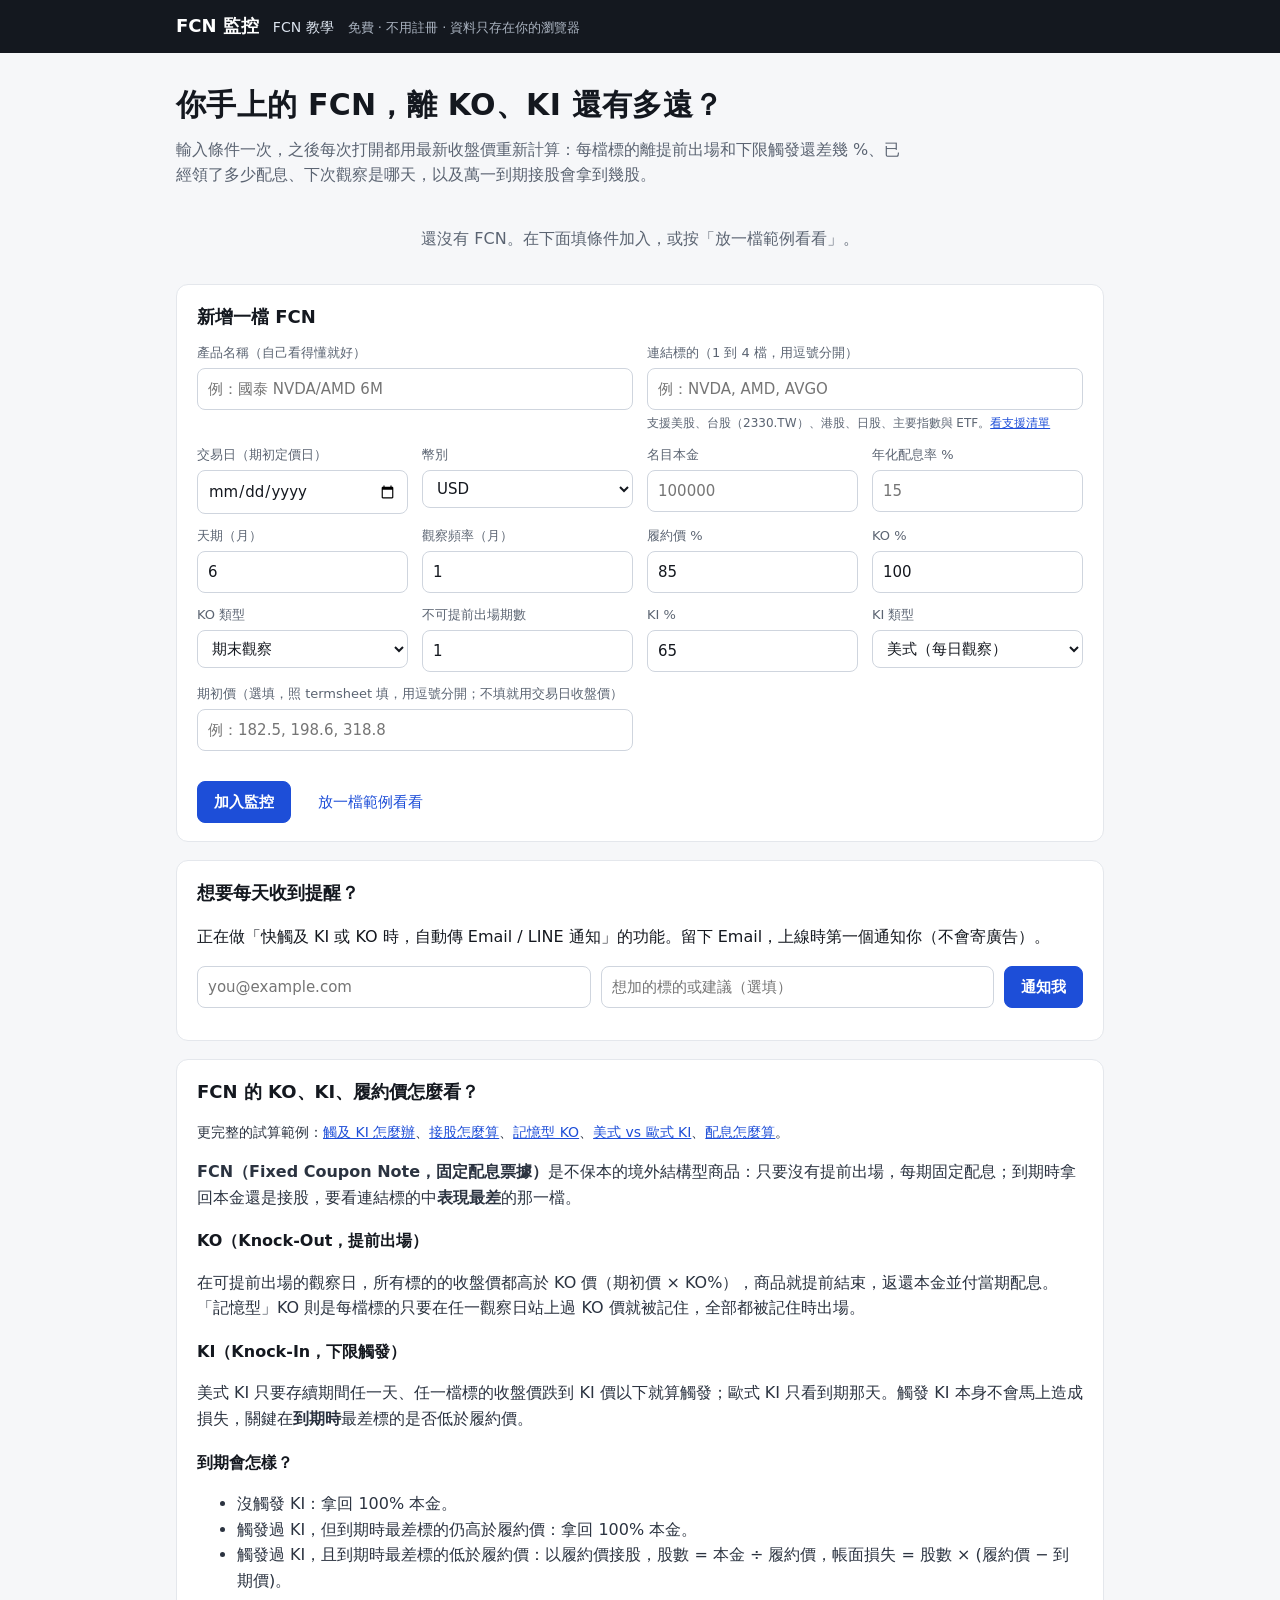
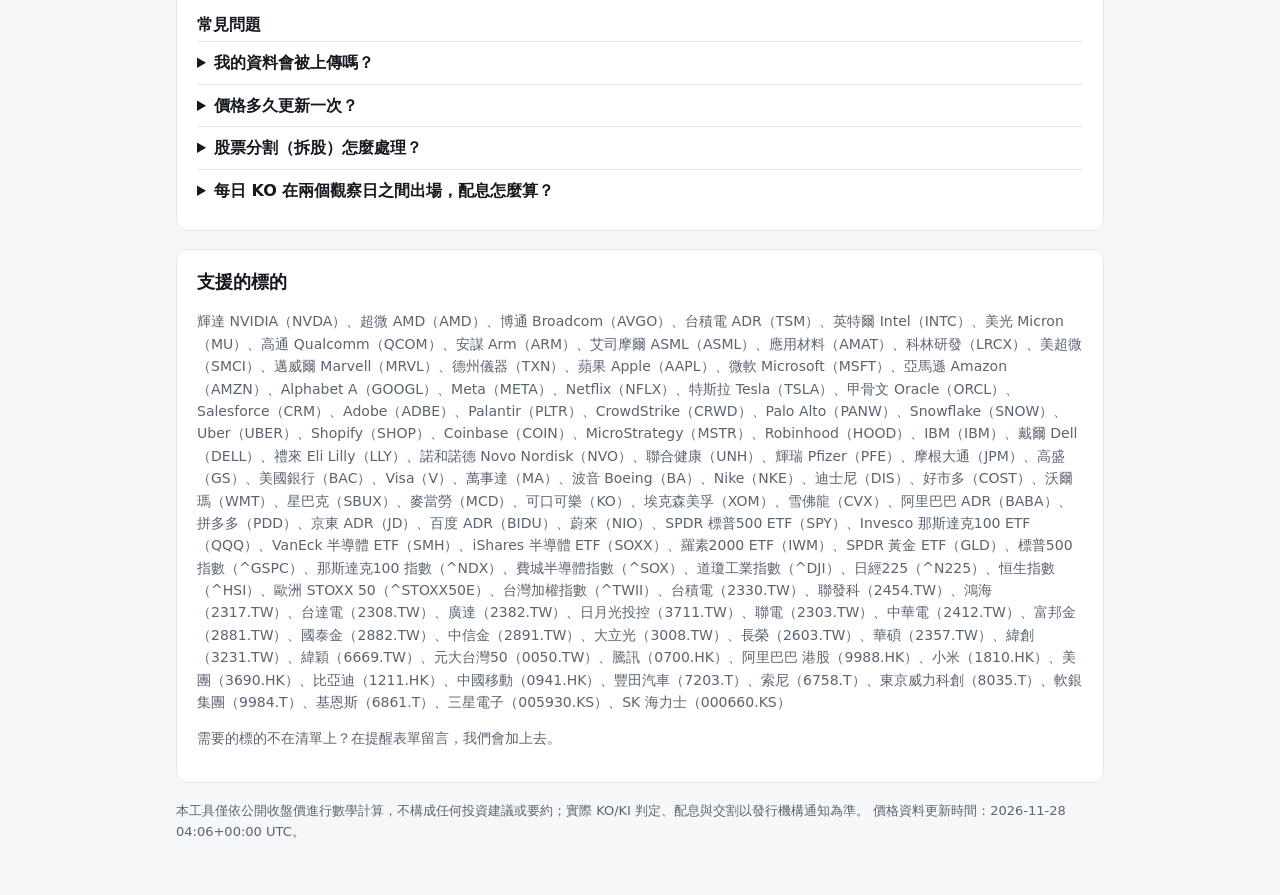
<file: index.html>
<!doctype html>
<html lang="zh-Hant-TW">
<head>
<meta charset="utf-8">
<meta name="viewport" content="width=device-width, initial-scale=1">
<title>FCN 監控｜追蹤你持有的結構型商品離 KO、KI 還有多遠</title>
<meta name="description" content="免費的 FCN 持有監控工具：輸入你手上 FCN 的條件，每天自動用最新收盤價計算各標的距離提前出場（KO）與下限觸發（KI）的幅度、已領配息、下次觀察日與到期可能的接股數量。資料只存在你的瀏覽器。">
<link rel="stylesheet" href="styles.css">
<script type="module" src="app.js"></script>
</head>
<body>
<header class="top">
  <div class="wrap">
    <a class="brand" href="./">FCN 監控</a>
    <a class="navlink" href="learn/">FCN 教學</a>
    <span class="tag">免費 · 不用註冊 · 資料只存在你的瀏覽器</span>
  </div>
</header>

<main class="wrap">
  <section class="hero">
    <h1>你手上的 FCN，離 KO、KI 還有多遠？</h1>
    <p>輸入條件一次，之後每次打開都用最新收盤價重新計算：每檔標的離提前出場和下限觸發還差幾 %、已經領了多少配息、下次觀察是哪天，以及萬一到期接股會拿到幾股。</p>
  </section>

  <section id="notes" aria-live="polite"></section>

  <section class="panel" id="form-panel">
    <h2 id="form-title">新增一檔 FCN</h2>
    <form id="note-form" autocomplete="off">
      <div class="grid">
        <label class="wide">產品名稱（自己看得懂就好）
          <input name="name" required placeholder="例：國泰 NVDA/AMD 6M">
        </label>
        <label class="wide">連結標的（1 到 4 檔，用逗號分開）
          <input name="underlyings" required list="universe" placeholder="例：NVDA, AMD, AVGO">
          <small>支援美股、台股（2330.TW）、港股、日股、主要指數與 ETF。<a href="#universe-list">看支援清單</a></small>
        </label>
        <label>交易日（期初定價日）<input name="tradeDate" type="date" required></label>
        <label>幣別
          <select name="currency"><option>USD</option><option>TWD</option><option>HKD</option><option>JPY</option><option>EUR</option></select>
        </label>
        <label>名目本金<input name="notional" type="number" min="1" step="any" required placeholder="100000"></label>
        <label>年化配息率 %<input name="couponPa" type="number" step="any" min="0" required placeholder="15"></label>
        <label>天期（月）<input name="tenorMonths" type="number" min="1" required value="6"></label>
        <label>觀察頻率（月）<input name="obsPeriodMonths" type="number" min="1" required value="1"></label>
        <label>履約價 %<input name="strikePct" type="number" step="any" required value="85"></label>
        <label>KO %<input name="koPct" type="number" step="any" required value="100"></label>
        <label>KO 類型
          <select name="koType">
            <option value="period_end">期末觀察</option><option value="period_end_memory">期末記憶</option>
            <option value="daily">每日觀察</option><option value="daily_memory">每日記憶</option>
          </select>
        </label>
        <label>不可提前出場期數<input name="nonCallPeriods" type="number" min="0" value="1"></label>
        <label>KI %<input name="kiPct" type="number" step="any" value="65"></label>
        <label>KI 類型
          <select name="kiType"><option value="american">美式（每日觀察）</option><option value="european">歐式（到期觀察）</option><option value="none">無 KI</option></select>
        </label>
        <label class="wide">期初價（選填，照 termsheet 填，用逗號分開；不填就用交易日收盤價）
          <input name="initialSpots" placeholder="例：182.5, 198.6, 318.8">
        </label>
      </div>
      <p class="err" id="form-err" role="alert"></p>
      <div class="actions">
        <button type="submit" class="primary" id="submit-btn">加入監控</button>
        <button type="button" id="cancel-edit" hidden>取消編輯</button>
        <button type="button" id="load-example" class="ghost">放一檔範例看看</button>
      </div>
    </form>
    <datalist id="universe"></datalist>
  </section>

  <section class="panel" id="alerts">
    <h2>想要每天收到提醒？</h2>
    <p>正在做「快觸及 KI 或 KO 時，自動傳 Email / LINE 通知」的功能。留下 Email，上線時第一個通知你（不會寄廣告）。</p>
    <form id="waitlist" class="row">
      <input type="email" name="email" required placeholder="you@example.com" aria-label="Email">
      <input name="note" maxlength="500" placeholder="想加的標的或建議（選填）" aria-label="備註">
      <button class="primary">通知我</button>
    </form>
    <p class="hint" id="waitlist-msg"></p>
  </section>

  <article class="panel prose" id="learn">
    <h2>FCN 的 KO、KI、履約價怎麼看？</h2>
    <p class="hint">更完整的試算範例：<a href="learn/fcn-ki/">觸及 KI 怎麼辦</a>、<a href="learn/fcn-jie-gu/">接股怎麼算</a>、<a href="learn/fcn-memory-ko/">記憶型 KO</a>、<a href="learn/fcn-american-european-ki/">美式 vs 歐式 KI</a>、<a href="learn/fcn-coupon/">配息怎麼算</a>。</p>
    <p><b>FCN（Fixed Coupon Note，固定配息票據）</b>是不保本的境外結構型商品：只要沒有提前出場，每期固定配息；到期時拿回本金還是接股，要看連結標的中<b>表現最差</b>的那一檔。</p>
    <h3>KO（Knock-Out，提前出場）</h3>
    <p>在可提前出場的觀察日，所有標的的收盤價都高於 KO 價（期初價 × KO%），商品就提前結束，返還本金並付當期配息。「記憶型」KO 則是每檔標的只要在任一觀察日站上過 KO 價就被記住，全部都被記住時出場。</p>
    <h3>KI（Knock-In，下限觸發）</h3>
    <p>美式 KI 只要存續期間任一天、任一檔標的收盤價跌到 KI 價以下就算觸發；歐式 KI 只看到期那天。觸發 KI 本身不會馬上造成損失，關鍵在<b>到期時</b>最差標的是否低於履約價。</p>
    <h3>到期會怎樣？</h3>
    <ul>
      <li>沒觸發 KI：拿回 100% 本金。</li>
      <li>觸發過 KI，但到期時最差標的仍高於履約價：拿回 100% 本金。</li>
      <li>觸發過 KI，且到期時最差標的低於履約價：以履約價接股，股數 = 本金 ÷ 履約價，帳面損失 = 股數 × (履約價 − 到期價)。</li>
    </ul>
    <h3>常見問題</h3>
    <details><summary>我的資料會被上傳嗎？</summary><p>不會。你輸入的條件只存在這台裝置的瀏覽器（localStorage），網站只下載公開的收盤價。</p></details>
    <details><summary>價格多久更新一次？</summary><p>每個交易日收盤後更新一次，來源為 Yahoo Finance 的日收盤價，可能有延遲或錯誤，正式結果請以發行機構通知為準。</p></details>
    <details><summary>股票分割（拆股）怎麼處理？</summary><p>價格資料已依分割調整。如果你手動填了 termsheet 上的期初價，交易日之後若有分割，本工具會自動把期初價等比例換算。</p></details>
    <details><summary>每日 KO 在兩個觀察日之間出場，配息怎麼算？</summary><p>各發行機構規定不同，本工具在這種情況不計當期配息，請以你的 termsheet 為準。</p></details>
  </article>

  <section class="panel" id="universe-list">
    <h2>支援的標的</h2>
    <p class="hint" id="universe-text"></p>
    <p class="hint">需要的標的不在清單上？在提醒表單留言，我們會加上去。</p>
  </section>
</main>

<footer class="wrap foot">
  <p>本工具僅依公開收盤價進行數學計算，不構成任何投資建議或要約；實際 KO/KI 判定、配息與交割以發行機構通知為準。<span id="data-updated"></span></p>
</footer>
</body>
</html>
</file>
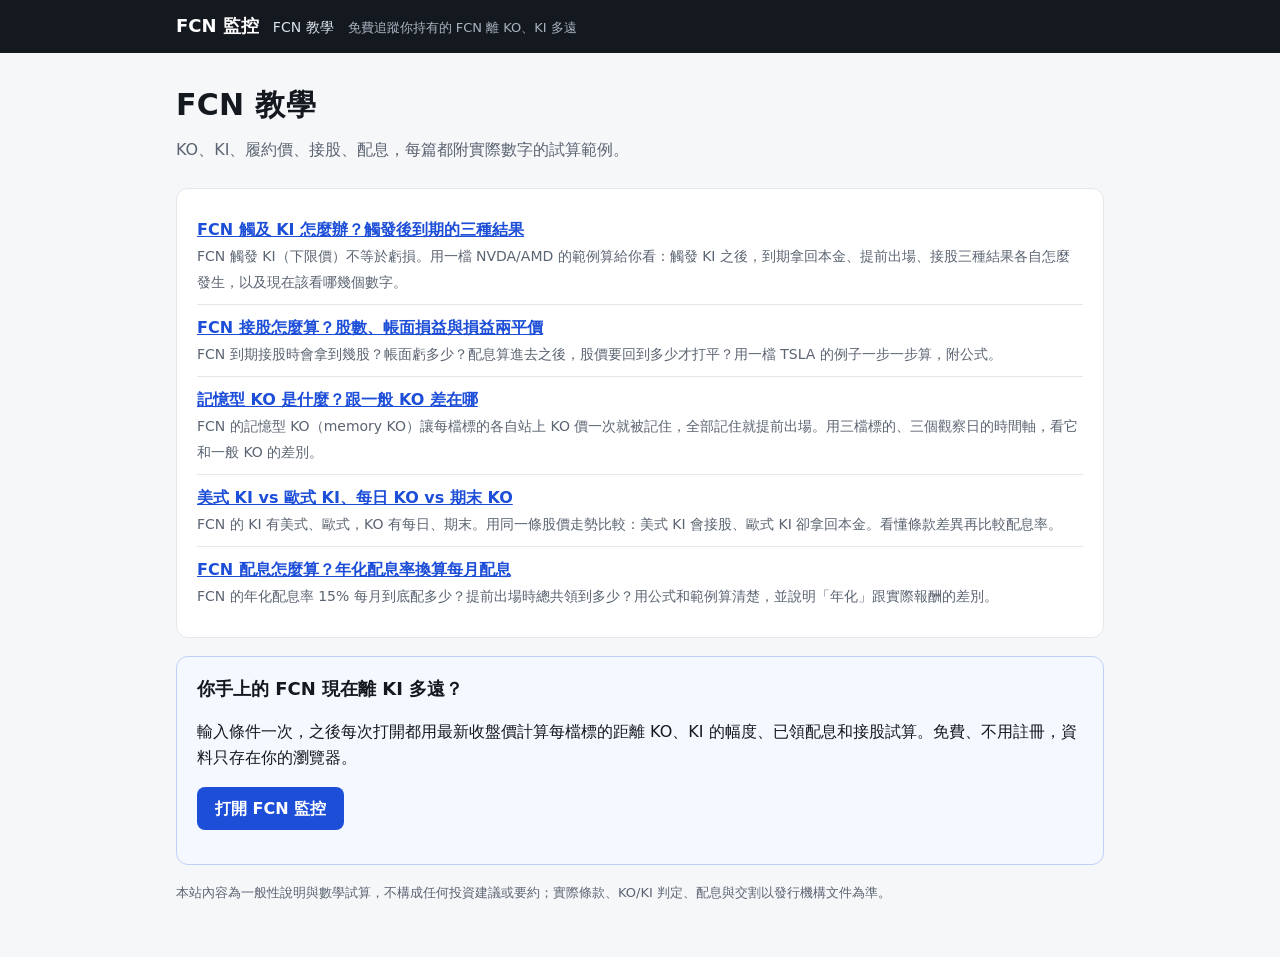
<file: learn/index.html>
<!doctype html>
<html lang="zh-Hant-TW">
<head>
<meta charset="utf-8">
<meta name="viewport" content="width=device-width, initial-scale=1">
<title>FCN 教學：KO、KI、接股與配息一次看懂｜FCN 監控</title>
<meta name="description" content="FCN 結構型商品教學：KO、KI、記憶型 KO、接股與配息的算法，每篇附試算範例。">
<link rel="canonical" href="https://marcuschen1029.github.io/fcn-watch/learn/">
<meta property="og:title" content="FCN 教學：KO、KI、接股與配息一次看懂">
<meta property="og:description" content="FCN 結構型商品教學：KO、KI、記憶型 KO、接股與配息的算法，每篇附試算範例。">
<meta property="og:type" content="article">
<link rel="stylesheet" href="../styles.css">
<script type="application/ld+json">{"@context": "https://schema.org", "@type": "CollectionPage", "name": "FCN 教學", "inLanguage": "zh-TW"}</script>
</head>
<body>
<header class="top"><div class="wrap">
  <a class="brand" href="../">FCN 監控</a>
  <a class="navlink" href="../learn/">FCN 教學</a>
  <span class="tag">免費追蹤你持有的 FCN 離 KO、KI 多遠</span>
</div></header>
<main class="wrap">
<section class="hero"><h1>FCN 教學</h1>
<p>KO、KI、履約價、接股、配息，每篇都附實際數字的試算範例。</p></section>
<section class="panel"><ul class="toc"><li><a href="fcn-ki/"><b>FCN 觸及 KI 怎麼辦？觸發後到期的三種結果</b></a><br><span class="hint">FCN 觸發 KI（下限價）不等於虧損。用一檔 NVDA/AMD 的範例算給你看：觸發 KI 之後，到期拿回本金、提前出場、接股三種結果各自怎麼發生，以及現在該看哪幾個數字。</span></li><li><a href="fcn-jie-gu/"><b>FCN 接股怎麼算？股數、帳面損益與損益兩平價</b></a><br><span class="hint">FCN 到期接股時會拿到幾股？帳面虧多少？配息算進去之後，股價要回到多少才打平？用一檔 TSLA 的例子一步一步算，附公式。</span></li><li><a href="fcn-memory-ko/"><b>記憶型 KO 是什麼？跟一般 KO 差在哪</b></a><br><span class="hint">FCN 的記憶型 KO（memory KO）讓每檔標的各自站上 KO 價一次就被記住，全部記住就提前出場。用三檔標的、三個觀察日的時間軸，看它和一般 KO 的差別。</span></li><li><a href="fcn-american-european-ki/"><b>美式 KI vs 歐式 KI、每日 KO vs 期末 KO</b></a><br><span class="hint">FCN 的 KI 有美式、歐式，KO 有每日、期末。用同一條股價走勢比較：美式 KI 會接股、歐式 KI 卻拿回本金。看懂條款差異再比較配息率。</span></li><li><a href="fcn-coupon/"><b>FCN 配息怎麼算？年化配息率換算每月配息</b></a><br><span class="hint">FCN 的年化配息率 15% 每月到底配多少？提前出場時總共領到多少？用公式和範例算清楚，並說明「年化」跟實際報酬的差別。</span></li></ul></section>
<aside class="panel cta"><h2>你手上的 FCN 現在離 KI 多遠？</h2>
<p>輸入條件一次，之後每次打開都用最新收盤價計算每檔標的距離 KO、KI 的幅度、已領配息和接股試算。免費、不用註冊，資料只存在你的瀏覽器。</p>
<p><a class="button primary" href="../">打開 FCN 監控</a></p></aside>
</main>
<footer class="wrap foot"><p>本站內容為一般性說明與數學試算，不構成任何投資建議或要約；實際條款、KO/KI 判定、配息與交割以發行機構文件為準。</p></footer>
</body>
</html>
</file>
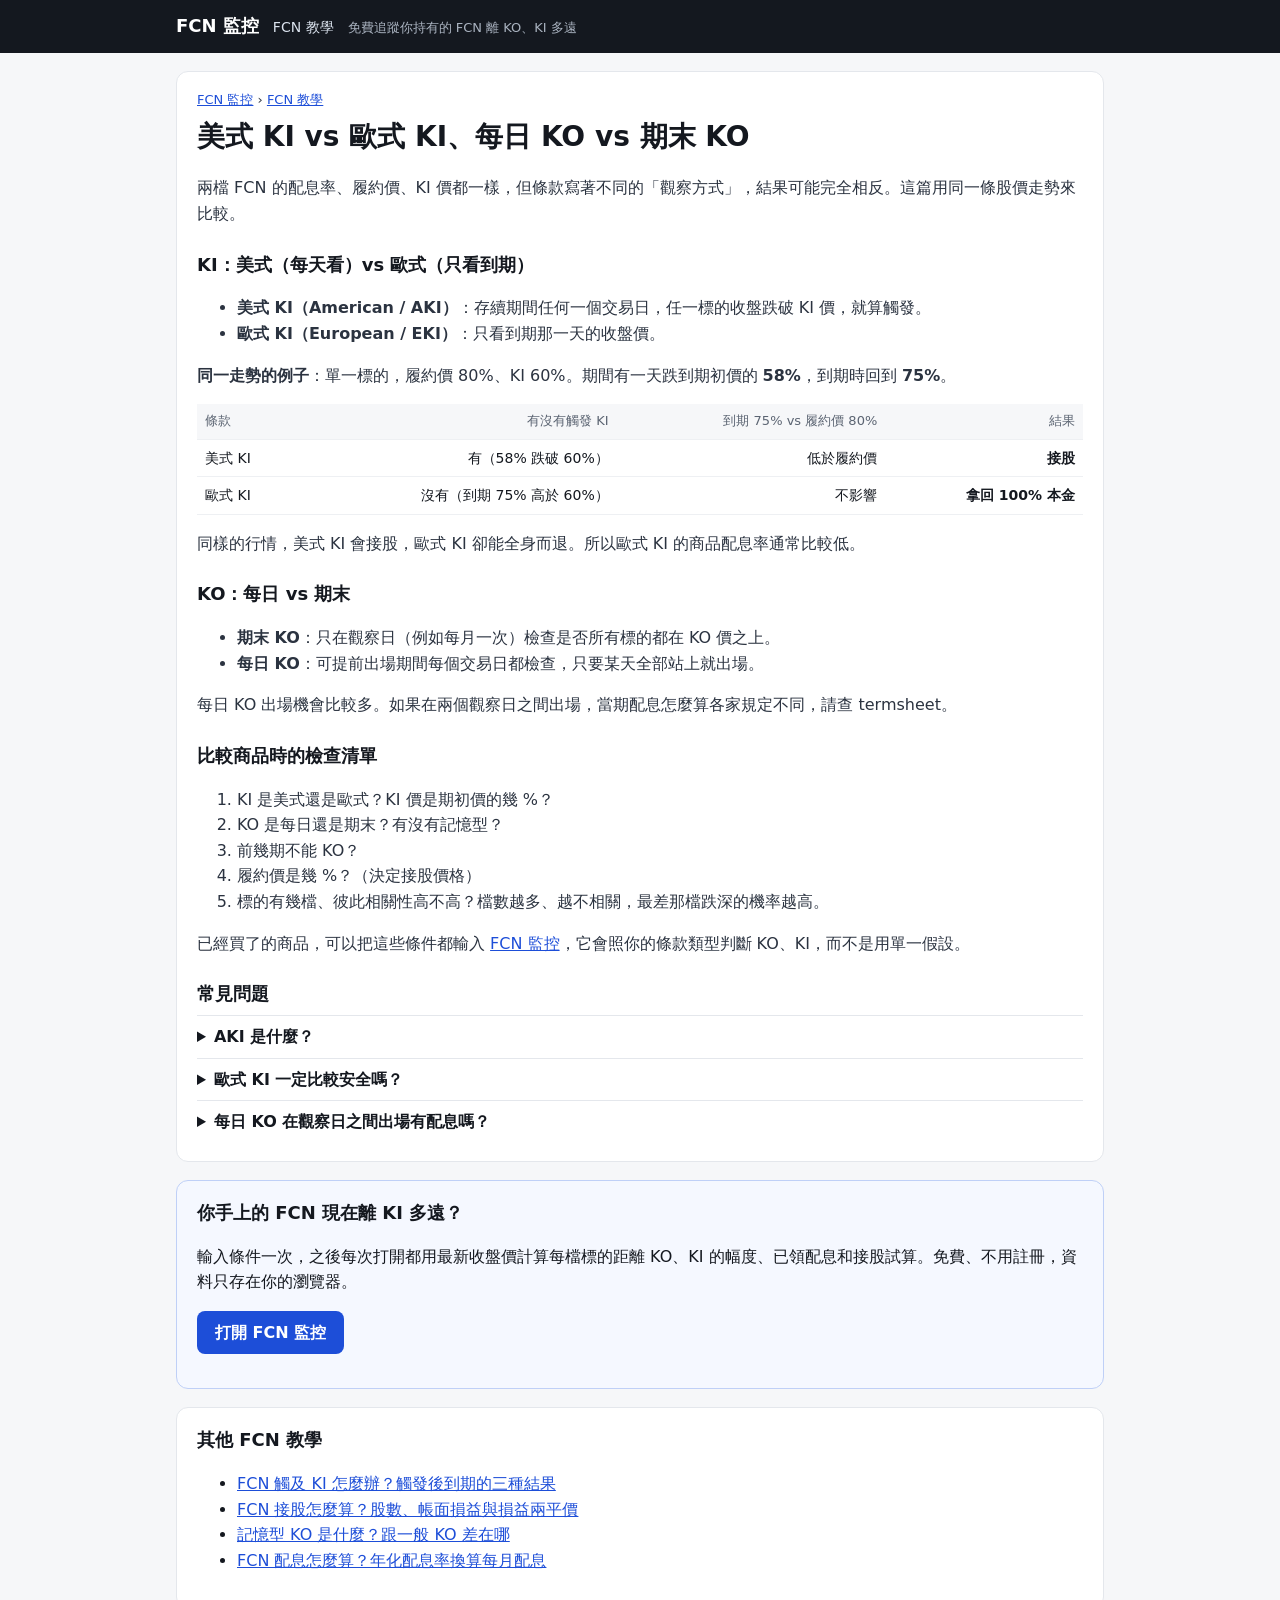
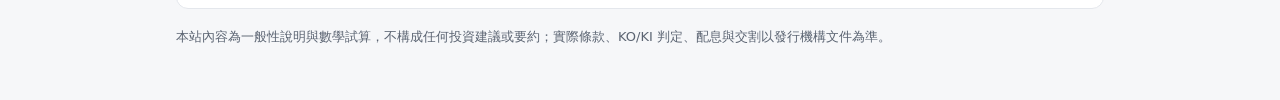
<file: learn/fcn-american-european-ki/index.html>
<!doctype html>
<html lang="zh-Hant-TW">
<head>
<meta charset="utf-8">
<meta name="viewport" content="width=device-width, initial-scale=1">
<title>美式 KI vs 歐式 KI、每日 KO vs 期末 KO：同一走勢結果差很多｜FCN 監控</title>
<meta name="description" content="FCN 的 KI 有美式、歐式，KO 有每日、期末。用同一條股價走勢比較：美式 KI 會接股、歐式 KI 卻拿回本金。看懂條款差異再比較配息率。">
<link rel="canonical" href="https://marcuschen1029.github.io/fcn-watch/learn/fcn-american-european-ki/">
<meta property="og:title" content="美式 KI vs 歐式 KI、每日 KO vs 期末 KO：同一走勢結果差很多">
<meta property="og:description" content="FCN 的 KI 有美式、歐式，KO 有每日、期末。用同一條股價走勢比較：美式 KI 會接股、歐式 KI 卻拿回本金。看懂條款差異再比較配息率。">
<meta property="og:type" content="article">
<link rel="stylesheet" href="../../styles.css">
<script type="application/ld+json">[{"@context": "https://schema.org", "@type": "Article", "headline": "美式 KI vs 歐式 KI、每日 KO vs 期末 KO：同一走勢結果差很多", "description": "FCN 的 KI 有美式、歐式，KO 有每日、期末。用同一條股價走勢比較：美式 KI 會接股、歐式 KI 卻拿回本金。看懂條款差異再比較配息率。", "inLanguage": "zh-TW", "dateModified": "2026-11-26", "mainEntityOfPage": "https://marcuschen1029.github.io/fcn-watch/learn/fcn-american-european-ki/"}, {"@context": "https://schema.org", "@type": "FAQPage", "mainEntity": [{"@type": "Question", "name": "AKI 是什麼？", "acceptedAnswer": {"@type": "Answer", "text": "AKI 是 American Knock-In，也就是美式 KI，存續期間每天觀察，任一天跌破 KI 價就算觸發。"}}, {"@type": "Question", "name": "歐式 KI 一定比較安全嗎？", "acceptedAnswer": {"@type": "Answer", "text": "在相同 KI 價下，歐式 KI 只看到期日，觸發機率較低；但配息通常也較低，而且到期那天剛好大跌仍會觸發。"}}, {"@type": "Question", "name": "每日 KO 在觀察日之間出場有配息嗎？", "acceptedAnswer": {"@type": "Answer", "text": "各發行機構規定不同，有的按天數計算、有的只付到上一期，請以 termsheet 為準。"}}]}]</script>
</head>
<body>
<header class="top"><div class="wrap">
  <a class="brand" href="../../">FCN 監控</a>
  <a class="navlink" href="../../learn/">FCN 教學</a>
  <span class="tag">免費追蹤你持有的 FCN 離 KO、KI 多遠</span>
</div></header>
<main class="wrap">
<article class="panel prose article">
<p class="crumb"><a href="../../">FCN 監控</a> › <a href="../">FCN 教學</a></p>
<h1>美式 KI vs 歐式 KI、每日 KO vs 期末 KO</h1>

<p>兩檔 FCN 的配息率、履約價、KI 價都一樣，但條款寫著不同的「觀察方式」，結果可能完全相反。這篇用同一條股價走勢來比較。</p>

<h2>KI：美式（每天看）vs 歐式（只看到期）</h2>
<ul>
<li><b>美式 KI（American / AKI）</b>：存續期間任何一個交易日，任一標的收盤跌破 KI 價，就算觸發。</li>
<li><b>歐式 KI（European / EKI）</b>：只看到期那一天的收盤價。</li>
</ul>
<p><b>同一走勢的例子</b>：單一標的，履約價 80%、KI 60%。期間有一天跌到期初價的 <b>58%</b>，到期時回到 <b>75%</b>。</p>
<table class="calc">
<tr><th>條款</th><th>有沒有觸發 KI</th><th>到期 75% vs 履約價 80%</th><th>結果</th></tr>
<tr><td>美式 KI</td><td>有（58% 跌破 60%）</td><td>低於履約價</td><td><b>接股</b></td></tr>
<tr><td>歐式 KI</td><td>沒有（到期 75% 高於 60%）</td><td>不影響</td><td><b>拿回 100% 本金</b></td></tr>
</table>
<p>同樣的行情，美式 KI 會接股，歐式 KI 卻能全身而退。所以歐式 KI 的商品配息率通常比較低。</p>

<h2>KO：每日 vs 期末</h2>
<ul>
<li><b>期末 KO</b>：只在觀察日（例如每月一次）檢查是否所有標的都在 KO 價之上。</li>
<li><b>每日 KO</b>：可提前出場期間每個交易日都檢查，只要某天全部站上就出場。</li>
</ul>
<p>每日 KO 出場機會比較多。如果在兩個觀察日之間出場，當期配息怎麼算各家規定不同，請查 termsheet。</p>

<h2>比較商品時的檢查清單</h2>
<ol>
<li>KI 是美式還是歐式？KI 價是期初價的幾 %？</li>
<li>KO 是每日還是期末？有沒有記憶型？</li>
<li>前幾期不能 KO？</li>
<li>履約價是幾 %？（決定接股價格）</li>
<li>標的有幾檔、彼此相關性高不高？檔數越多、越不相關，最差那檔跌深的機率越高。</li>
</ol>
<p>已經買了的商品，可以把這些條件都輸入 <a href="../../">FCN 監控</a>，它會照你的條款類型判斷 KO、KI，而不是用單一假設。</p>

<h2>常見問題</h2>
<details><summary>AKI 是什麼？</summary><p>AKI 是 American Knock-In，也就是美式 KI，存續期間每天觀察，任一天跌破 KI 價就算觸發。</p></details><details><summary>歐式 KI 一定比較安全嗎？</summary><p>在相同 KI 價下，歐式 KI 只看到期日，觸發機率較低；但配息通常也較低，而且到期那天剛好大跌仍會觸發。</p></details><details><summary>每日 KO 在觀察日之間出場有配息嗎？</summary><p>各發行機構規定不同，有的按天數計算、有的只付到上一期，請以 termsheet 為準。</p></details>
</article>
<aside class="panel cta"><h2>你手上的 FCN 現在離 KI 多遠？</h2>
<p>輸入條件一次，之後每次打開都用最新收盤價計算每檔標的距離 KO、KI 的幅度、已領配息和接股試算。免費、不用註冊，資料只存在你的瀏覽器。</p>
<p><a class="button primary" href="../../">打開 FCN 監控</a></p></aside>
<nav class="panel"><h2>其他 FCN 教學</h2><ul><li><a href="../fcn-ki/">FCN 觸及 KI 怎麼辦？觸發後到期的三種結果</a></li><li><a href="../fcn-jie-gu/">FCN 接股怎麼算？股數、帳面損益與損益兩平價</a></li><li><a href="../fcn-memory-ko/">記憶型 KO 是什麼？跟一般 KO 差在哪</a></li><li><a href="../fcn-coupon/">FCN 配息怎麼算？年化配息率換算每月配息</a></li></ul></nav>
</main>
<footer class="wrap foot"><p>本站內容為一般性說明與數學試算，不構成任何投資建議或要約；實際條款、KO/KI 判定、配息與交割以發行機構文件為準。</p></footer>
</body>
</html>
</file>
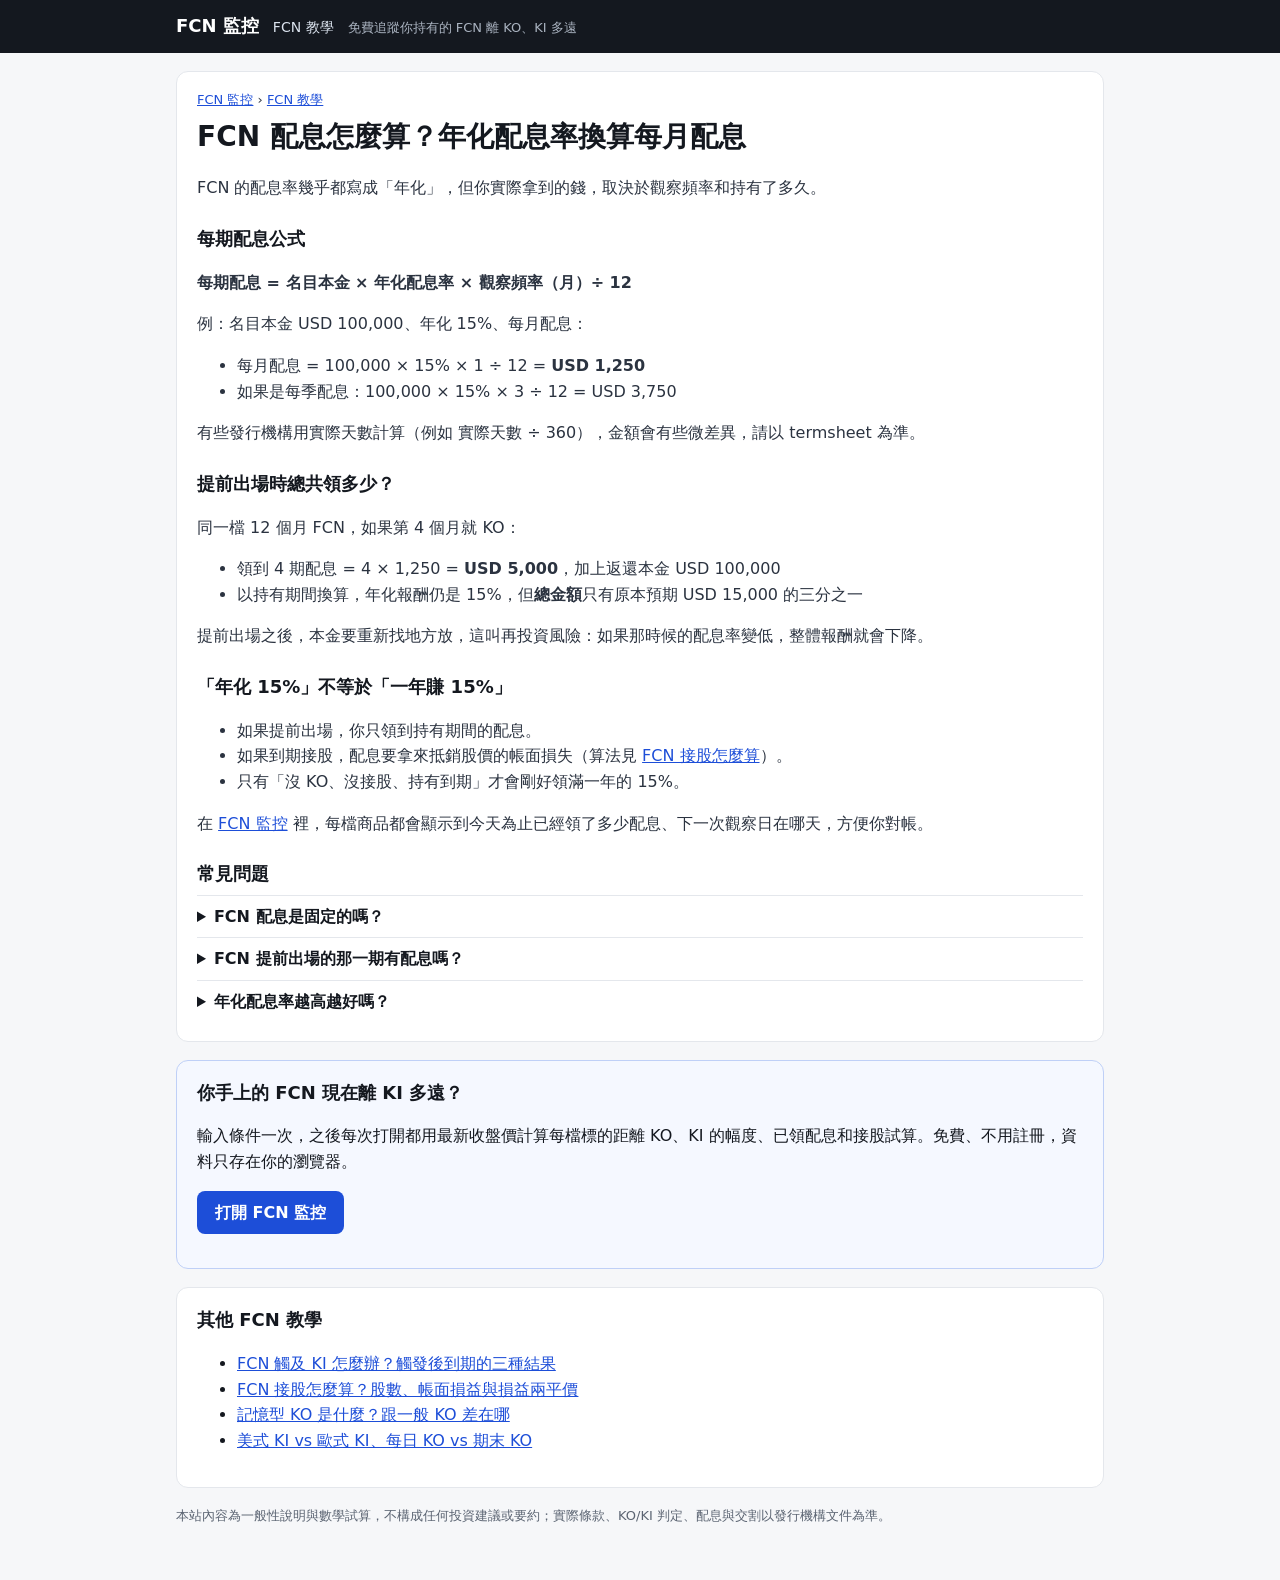
<file: learn/fcn-coupon/index.html>
<!doctype html>
<html lang="zh-Hant-TW">
<head>
<meta charset="utf-8">
<meta name="viewport" content="width=device-width, initial-scale=1">
<title>FCN 配息怎麼算？年化配息率換算每月配息、提前出場拿多少｜FCN 監控</title>
<meta name="description" content="FCN 的年化配息率 15% 每月到底配多少？提前出場時總共領到多少？用公式和範例算清楚，並說明「年化」跟實際報酬的差別。">
<link rel="canonical" href="https://marcuschen1029.github.io/fcn-watch/learn/fcn-coupon/">
<meta property="og:title" content="FCN 配息怎麼算？年化配息率換算每月配息、提前出場拿多少">
<meta property="og:description" content="FCN 的年化配息率 15% 每月到底配多少？提前出場時總共領到多少？用公式和範例算清楚，並說明「年化」跟實際報酬的差別。">
<meta property="og:type" content="article">
<link rel="stylesheet" href="../../styles.css">
<script type="application/ld+json">[{"@context": "https://schema.org", "@type": "Article", "headline": "FCN 配息怎麼算？年化配息率換算每月配息、提前出場拿多少", "description": "FCN 的年化配息率 15% 每月到底配多少？提前出場時總共領到多少？用公式和範例算清楚，並說明「年化」跟實際報酬的差別。", "inLanguage": "zh-TW", "dateModified": "2026-11-26", "mainEntityOfPage": "https://marcuschen1029.github.io/fcn-watch/learn/fcn-coupon/"}, {"@context": "https://schema.org", "@type": "FAQPage", "mainEntity": [{"@type": "Question", "name": "FCN 配息是固定的嗎？", "acceptedAnswer": {"@type": "Answer", "text": "是。FCN 叫做固定配息票據，只要商品還沒出場或到期，每期配息金額固定，不受股價影響。"}}, {"@type": "Question", "name": "FCN 提前出場的那一期有配息嗎？", "acceptedAnswer": {"@type": "Answer", "text": "通常 KO 那一期的配息照付，再返還本金。"}}, {"@type": "Question", "name": "年化配息率越高越好嗎？", "acceptedAnswer": {"@type": "Answer", "text": "配息率高通常代表風險高：標的波動大、KI 價較高、履約價較高或標的檔數多，接股機率也較高。"}}]}]</script>
</head>
<body>
<header class="top"><div class="wrap">
  <a class="brand" href="../../">FCN 監控</a>
  <a class="navlink" href="../../learn/">FCN 教學</a>
  <span class="tag">免費追蹤你持有的 FCN 離 KO、KI 多遠</span>
</div></header>
<main class="wrap">
<article class="panel prose article">
<p class="crumb"><a href="../../">FCN 監控</a> › <a href="../">FCN 教學</a></p>
<h1>FCN 配息怎麼算？年化配息率換算每月配息</h1>

<p>FCN 的配息率幾乎都寫成「年化」，但你實際拿到的錢，取決於觀察頻率和持有了多久。</p>

<h2>每期配息公式</h2>
<p><b>每期配息 = 名目本金 × 年化配息率 × 觀察頻率（月）÷ 12</b></p>
<p>例：名目本金 USD 100,000、年化 15%、每月配息：</p>
<ul>
<li>每月配息 = 100,000 × 15% × 1 ÷ 12 = <b>USD 1,250</b></li>
<li>如果是每季配息：100,000 × 15% × 3 ÷ 12 = USD 3,750</li>
</ul>
<p>有些發行機構用實際天數計算（例如 實際天數 ÷ 360），金額會有些微差異，請以 termsheet 為準。</p>

<h2>提前出場時總共領多少？</h2>
<p>同一檔 12 個月 FCN，如果第 4 個月就 KO：</p>
<ul>
<li>領到 4 期配息 = 4 × 1,250 = <b>USD 5,000</b>，加上返還本金 USD 100,000</li>
<li>以持有期間換算，年化報酬仍是 15%，但<b>總金額</b>只有原本預期 USD 15,000 的三分之一</li>
</ul>
<p>提前出場之後，本金要重新找地方放，這叫再投資風險：如果那時候的配息率變低，整體報酬就會下降。</p>

<h2>「年化 15%」不等於「一年賺 15%」</h2>
<ul>
<li>如果提前出場，你只領到持有期間的配息。</li>
<li>如果到期接股，配息要拿來抵銷股價的帳面損失（算法見 <a href="../fcn-jie-gu/">FCN 接股怎麼算</a>）。</li>
<li>只有「沒 KO、沒接股、持有到期」才會剛好領滿一年的 15%。</li>
</ul>
<p>在 <a href="../../">FCN 監控</a> 裡，每檔商品都會顯示到今天為止已經領了多少配息、下一次觀察日在哪天，方便你對帳。</p>

<h2>常見問題</h2>
<details><summary>FCN 配息是固定的嗎？</summary><p>是。FCN 叫做固定配息票據，只要商品還沒出場或到期，每期配息金額固定，不受股價影響。</p></details><details><summary>FCN 提前出場的那一期有配息嗎？</summary><p>通常 KO 那一期的配息照付，再返還本金。</p></details><details><summary>年化配息率越高越好嗎？</summary><p>配息率高通常代表風險高：標的波動大、KI 價較高、履約價較高或標的檔數多，接股機率也較高。</p></details>
</article>
<aside class="panel cta"><h2>你手上的 FCN 現在離 KI 多遠？</h2>
<p>輸入條件一次，之後每次打開都用最新收盤價計算每檔標的距離 KO、KI 的幅度、已領配息和接股試算。免費、不用註冊，資料只存在你的瀏覽器。</p>
<p><a class="button primary" href="../../">打開 FCN 監控</a></p></aside>
<nav class="panel"><h2>其他 FCN 教學</h2><ul><li><a href="../fcn-ki/">FCN 觸及 KI 怎麼辦？觸發後到期的三種結果</a></li><li><a href="../fcn-jie-gu/">FCN 接股怎麼算？股數、帳面損益與損益兩平價</a></li><li><a href="../fcn-memory-ko/">記憶型 KO 是什麼？跟一般 KO 差在哪</a></li><li><a href="../fcn-american-european-ki/">美式 KI vs 歐式 KI、每日 KO vs 期末 KO</a></li></ul></nav>
</main>
<footer class="wrap foot"><p>本站內容為一般性說明與數學試算，不構成任何投資建議或要約；實際條款、KO/KI 判定、配息與交割以發行機構文件為準。</p></footer>
</body>
</html>
</file>
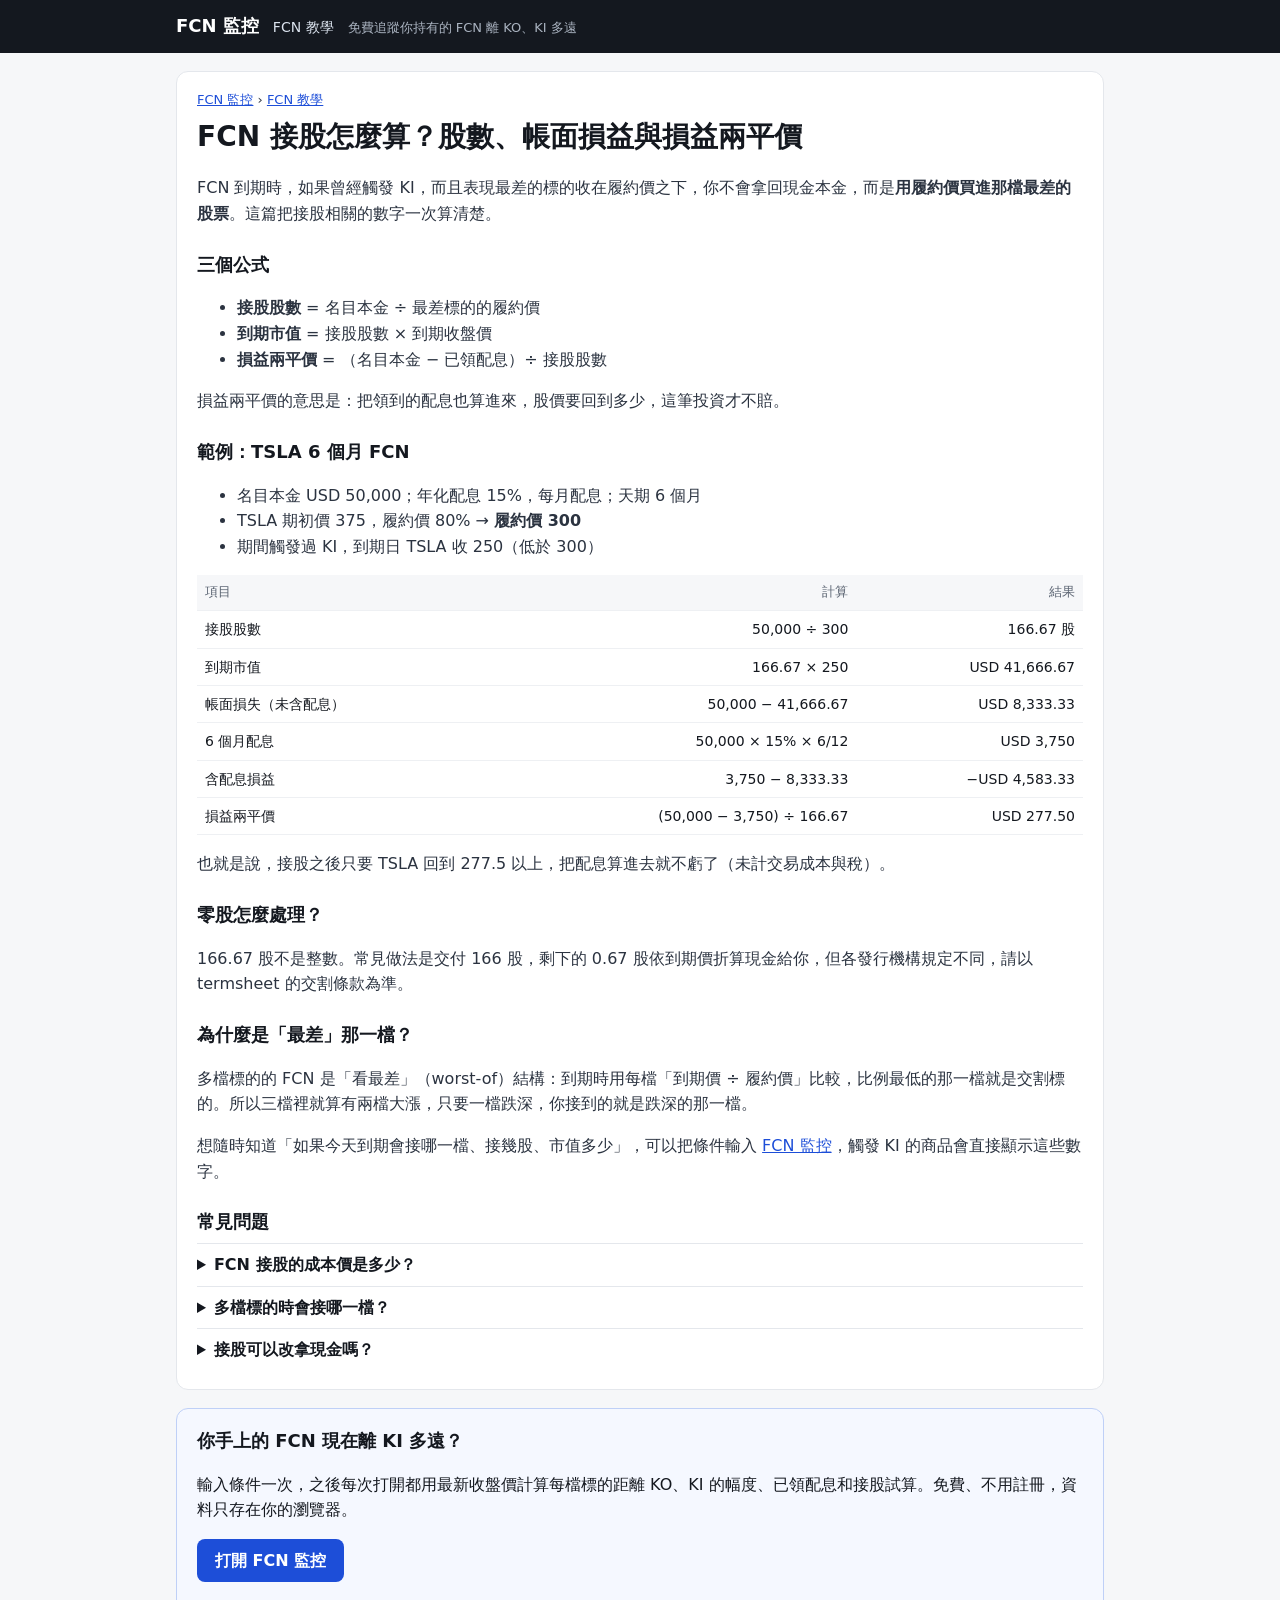
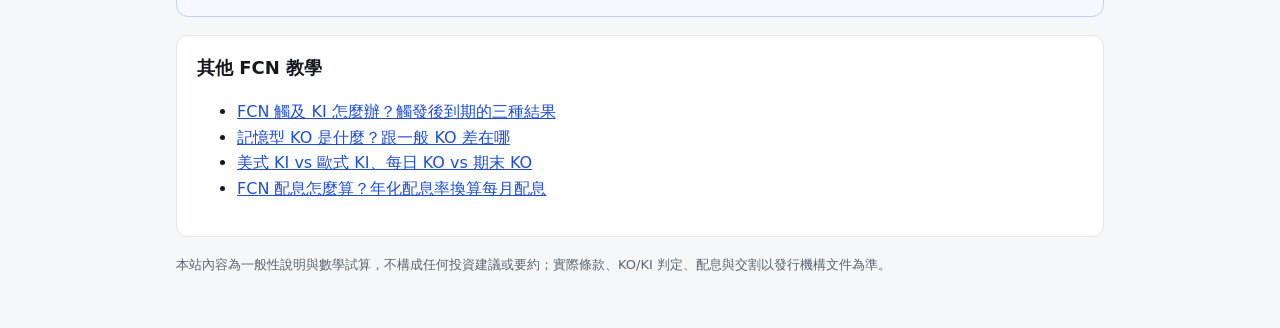
<file: learn/fcn-jie-gu/index.html>
<!doctype html>
<html lang="zh-Hant-TW">
<head>
<meta charset="utf-8">
<meta name="viewport" content="width=device-width, initial-scale=1">
<title>FCN 接股怎麼算？股數、帳面損益與損益兩平價試算｜FCN 監控</title>
<meta name="description" content="FCN 到期接股時會拿到幾股？帳面虧多少？配息算進去之後，股價要回到多少才打平？用一檔 TSLA 的例子一步一步算，附公式。">
<link rel="canonical" href="https://marcuschen1029.github.io/fcn-watch/learn/fcn-jie-gu/">
<meta property="og:title" content="FCN 接股怎麼算？股數、帳面損益與損益兩平價試算">
<meta property="og:description" content="FCN 到期接股時會拿到幾股？帳面虧多少？配息算進去之後，股價要回到多少才打平？用一檔 TSLA 的例子一步一步算，附公式。">
<meta property="og:type" content="article">
<link rel="stylesheet" href="../../styles.css">
<script type="application/ld+json">[{"@context": "https://schema.org", "@type": "Article", "headline": "FCN 接股怎麼算？股數、帳面損益與損益兩平價試算", "description": "FCN 到期接股時會拿到幾股？帳面虧多少？配息算進去之後，股價要回到多少才打平？用一檔 TSLA 的例子一步一步算，附公式。", "inLanguage": "zh-TW", "dateModified": "2026-11-26", "mainEntityOfPage": "https://marcuschen1029.github.io/fcn-watch/learn/fcn-jie-gu/"}, {"@context": "https://schema.org", "@type": "FAQPage", "mainEntity": [{"@type": "Question", "name": "FCN 接股的成本價是多少？", "acceptedAnswer": {"@type": "Answer", "text": "接股的買進價就是履約價（期初價 × 履約價%）。把已領配息算進去，實際的損益兩平價是（名目本金 − 已領配息）÷ 接股股數。"}}, {"@type": "Question", "name": "多檔標的時會接哪一檔？", "acceptedAnswer": {"@type": "Answer", "text": "接表現最差的那一檔，也就是到期價除以履約價比例最低的標的。"}}, {"@type": "Question", "name": "接股可以改拿現金嗎？", "acceptedAnswer": {"@type": "Answer", "text": "要看商品是實物交割還是現金交割，以及發行機構的規定，請以 termsheet 為準。"}}]}]</script>
</head>
<body>
<header class="top"><div class="wrap">
  <a class="brand" href="../../">FCN 監控</a>
  <a class="navlink" href="../../learn/">FCN 教學</a>
  <span class="tag">免費追蹤你持有的 FCN 離 KO、KI 多遠</span>
</div></header>
<main class="wrap">
<article class="panel prose article">
<p class="crumb"><a href="../../">FCN 監控</a> › <a href="../">FCN 教學</a></p>
<h1>FCN 接股怎麼算？股數、帳面損益與損益兩平價</h1>

<p>FCN 到期時，如果曾經觸發 KI，而且表現最差的標的收在履約價之下，你不會拿回現金本金，而是<b>用履約價買進那檔最差的股票</b>。這篇把接股相關的數字一次算清楚。</p>

<h2>三個公式</h2>
<ul>
<li><b>接股股數</b> = 名目本金 ÷ 最差標的的履約價</li>
<li><b>到期市值</b> = 接股股數 × 到期收盤價</li>
<li><b>損益兩平價</b> = （名目本金 − 已領配息）÷ 接股股數</li>
</ul>
<p>損益兩平價的意思是：把領到的配息也算進來，股價要回到多少，這筆投資才不賠。</p>

<h2>範例：TSLA 6 個月 FCN</h2>
<ul>
<li>名目本金 USD 50,000；年化配息 15%，每月配息；天期 6 個月</li>
<li>TSLA 期初價 375，履約價 80% → <b>履約價 300</b></li>
<li>期間觸發過 KI，到期日 TSLA 收 250（低於 300）</li>
</ul>
<table class="calc">
<tr><th>項目</th><th>計算</th><th>結果</th></tr>
<tr><td>接股股數</td><td>50,000 ÷ 300</td><td>166.67 股</td></tr>
<tr><td>到期市值</td><td>166.67 × 250</td><td>USD 41,666.67</td></tr>
<tr><td>帳面損失（未含配息）</td><td>50,000 − 41,666.67</td><td>USD 8,333.33</td></tr>
<tr><td>6 個月配息</td><td>50,000 × 15% × 6/12</td><td>USD 3,750</td></tr>
<tr><td>含配息損益</td><td>3,750 − 8,333.33</td><td>−USD 4,583.33</td></tr>
<tr><td>損益兩平價</td><td>(50,000 − 3,750) ÷ 166.67</td><td>USD 277.50</td></tr>
</table>
<p>也就是說，接股之後只要 TSLA 回到 277.5 以上，把配息算進去就不虧了（未計交易成本與稅）。</p>

<h2>零股怎麼處理？</h2>
<p>166.67 股不是整數。常見做法是交付 166 股，剩下的 0.67 股依到期價折算現金給你，但各發行機構規定不同，請以 termsheet 的交割條款為準。</p>

<h2>為什麼是「最差」那一檔？</h2>
<p>多檔標的的 FCN 是「看最差」（worst-of）結構：到期時用每檔「到期價 ÷ 履約價」比較，比例最低的那一檔就是交割標的。所以三檔裡就算有兩檔大漲，只要一檔跌深，你接到的就是跌深的那一檔。</p>
<p>想隨時知道「如果今天到期會接哪一檔、接幾股、市值多少」，可以把條件輸入 <a href="../../">FCN 監控</a>，觸發 KI 的商品會直接顯示這些數字。</p>

<h2>常見問題</h2>
<details><summary>FCN 接股的成本價是多少？</summary><p>接股的買進價就是履約價（期初價 × 履約價%）。把已領配息算進去，實際的損益兩平價是（名目本金 − 已領配息）÷ 接股股數。</p></details><details><summary>多檔標的時會接哪一檔？</summary><p>接表現最差的那一檔，也就是到期價除以履約價比例最低的標的。</p></details><details><summary>接股可以改拿現金嗎？</summary><p>要看商品是實物交割還是現金交割，以及發行機構的規定，請以 termsheet 為準。</p></details>
</article>
<aside class="panel cta"><h2>你手上的 FCN 現在離 KI 多遠？</h2>
<p>輸入條件一次，之後每次打開都用最新收盤價計算每檔標的距離 KO、KI 的幅度、已領配息和接股試算。免費、不用註冊，資料只存在你的瀏覽器。</p>
<p><a class="button primary" href="../../">打開 FCN 監控</a></p></aside>
<nav class="panel"><h2>其他 FCN 教學</h2><ul><li><a href="../fcn-ki/">FCN 觸及 KI 怎麼辦？觸發後到期的三種結果</a></li><li><a href="../fcn-memory-ko/">記憶型 KO 是什麼？跟一般 KO 差在哪</a></li><li><a href="../fcn-american-european-ki/">美式 KI vs 歐式 KI、每日 KO vs 期末 KO</a></li><li><a href="../fcn-coupon/">FCN 配息怎麼算？年化配息率換算每月配息</a></li></ul></nav>
</main>
<footer class="wrap foot"><p>本站內容為一般性說明與數學試算，不構成任何投資建議或要約；實際條款、KO/KI 判定、配息與交割以發行機構文件為準。</p></footer>
</body>
</html>
</file>
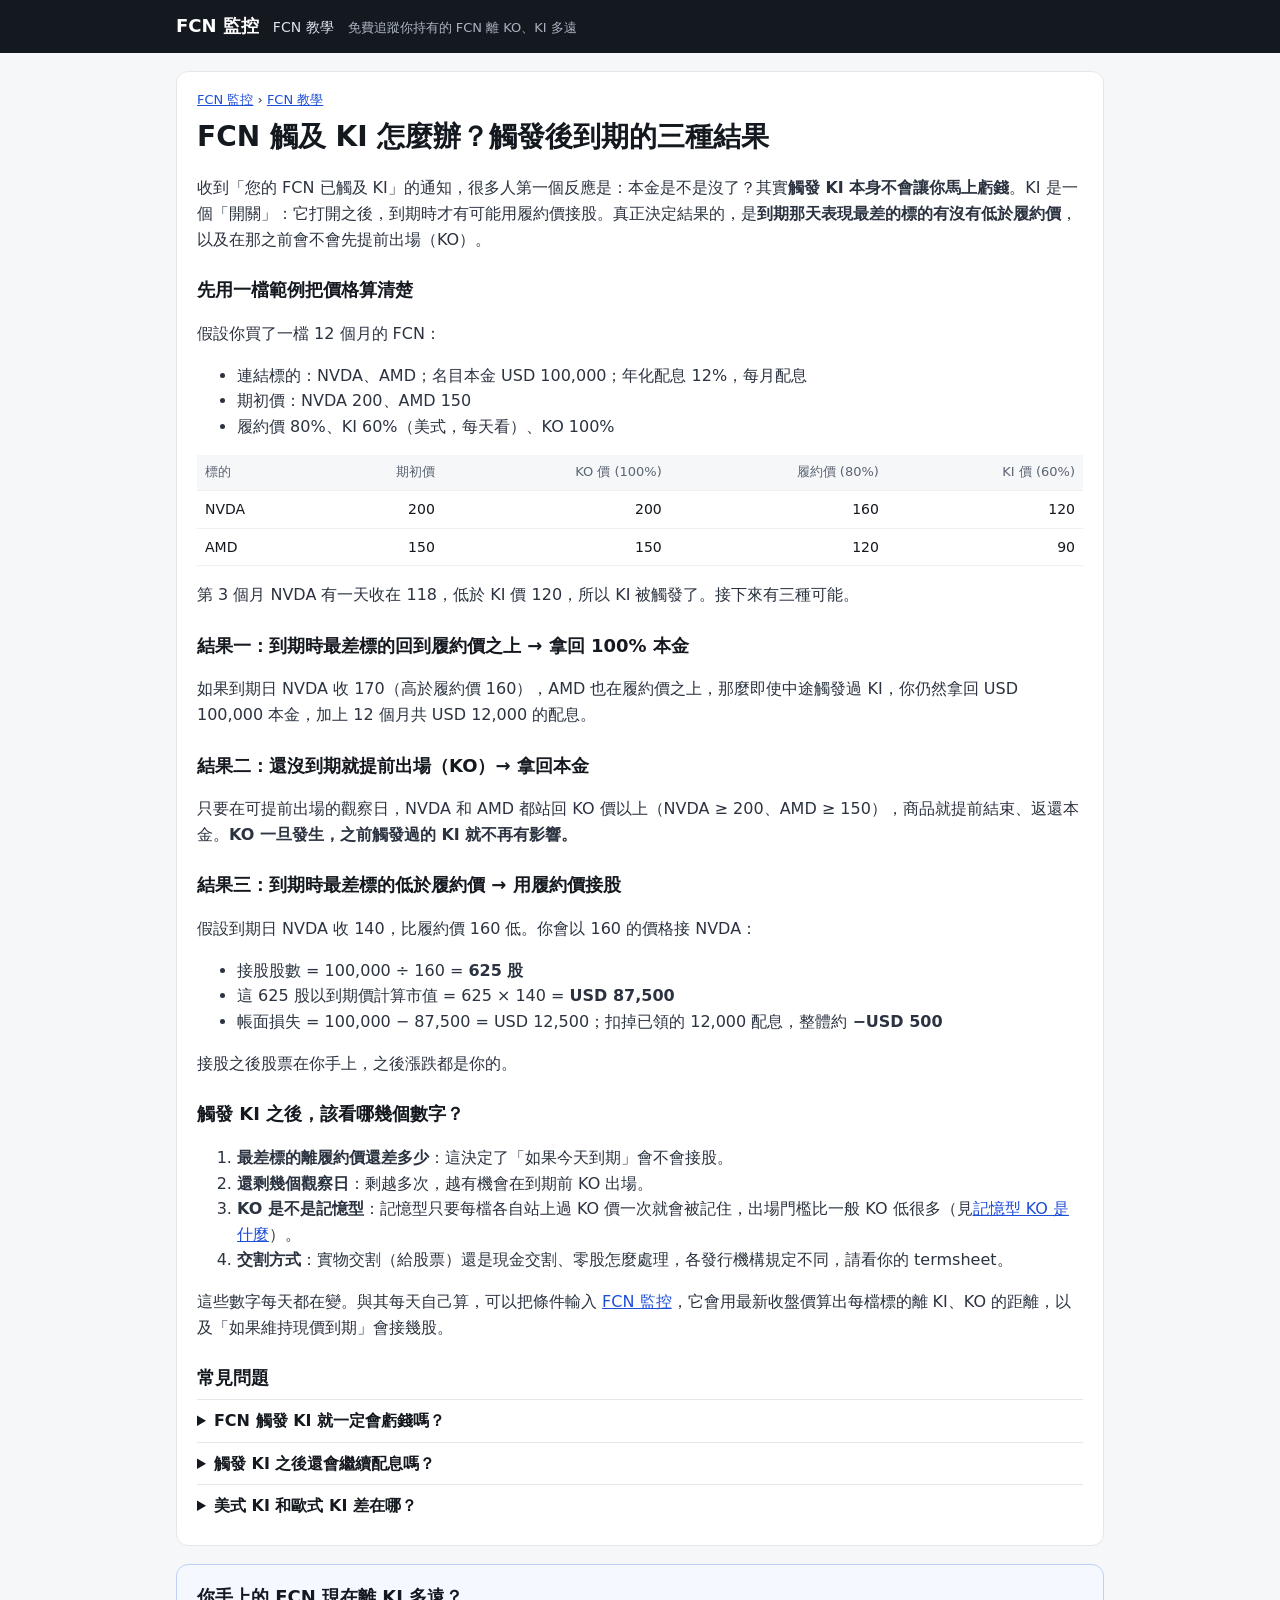
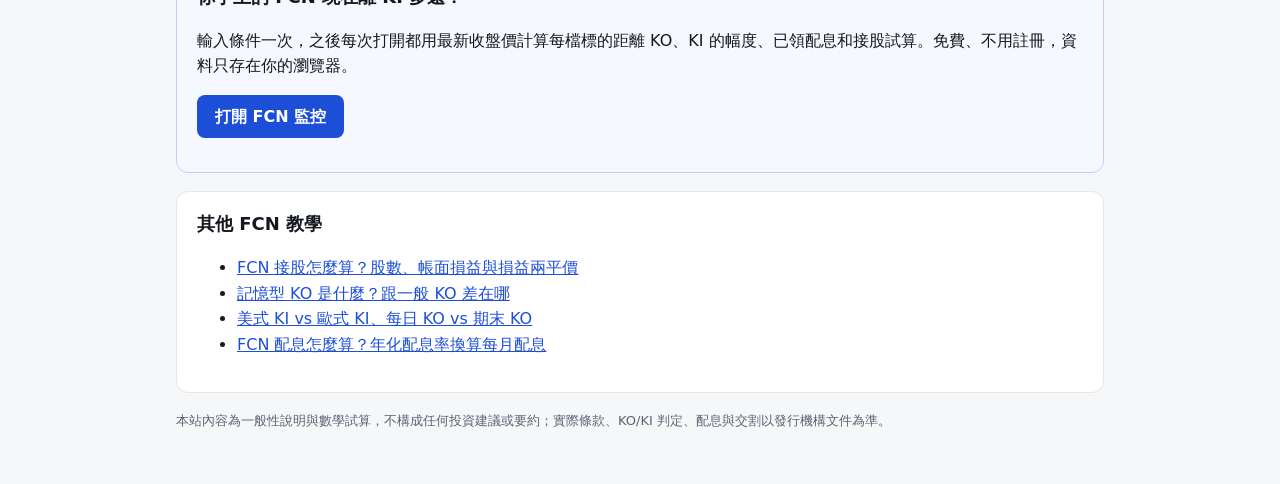
<file: learn/fcn-ki/index.html>
<!doctype html>
<html lang="zh-Hant-TW">
<head>
<meta charset="utf-8">
<meta name="viewport" content="width=device-width, initial-scale=1">
<title>FCN 觸及 KI 怎麼辦？觸發後到期的三種結果（附試算）｜FCN 監控</title>
<meta name="description" content="FCN 觸發 KI（下限價）不等於虧損。用一檔 NVDA/AMD 的範例算給你看：觸發 KI 之後，到期拿回本金、提前出場、接股三種結果各自怎麼發生，以及現在該看哪幾個數字。">
<link rel="canonical" href="https://marcuschen1029.github.io/fcn-watch/learn/fcn-ki/">
<meta property="og:title" content="FCN 觸及 KI 怎麼辦？觸發後到期的三種結果（附試算）">
<meta property="og:description" content="FCN 觸發 KI（下限價）不等於虧損。用一檔 NVDA/AMD 的範例算給你看：觸發 KI 之後，到期拿回本金、提前出場、接股三種結果各自怎麼發生，以及現在該看哪幾個數字。">
<meta property="og:type" content="article">
<link rel="stylesheet" href="../../styles.css">
<script type="application/ld+json">[{"@context": "https://schema.org", "@type": "Article", "headline": "FCN 觸及 KI 怎麼辦？觸發後到期的三種結果（附試算）", "description": "FCN 觸發 KI（下限價）不等於虧損。用一檔 NVDA/AMD 的範例算給你看：觸發 KI 之後，到期拿回本金、提前出場、接股三種結果各自怎麼發生，以及現在該看哪幾個數字。", "inLanguage": "zh-TW", "dateModified": "2026-11-26", "mainEntityOfPage": "https://marcuschen1029.github.io/fcn-watch/learn/fcn-ki/"}, {"@context": "https://schema.org", "@type": "FAQPage", "mainEntity": [{"@type": "Question", "name": "FCN 觸發 KI 就一定會虧錢嗎？", "acceptedAnswer": {"@type": "Answer", "text": "不一定。觸發 KI 只代表到期時有可能接股；如果到期前先 KO，或到期時最差標的仍高於履約價，都能拿回全部本金。"}}, {"@type": "Question", "name": "觸發 KI 之後還會繼續配息嗎？", "acceptedAnswer": {"@type": "Answer", "text": "FCN 是固定配息，多數商品在觸發 KI 後仍照常配息到出場或到期為止，請以你的 termsheet 為準。"}}, {"@type": "Question", "name": "美式 KI 和歐式 KI 差在哪？", "acceptedAnswer": {"@type": "Answer", "text": "美式 KI 存續期間每天都看，任何一天跌破就算觸發；歐式 KI 只看到期那一天。"}}]}]</script>
</head>
<body>
<header class="top"><div class="wrap">
  <a class="brand" href="../../">FCN 監控</a>
  <a class="navlink" href="../../learn/">FCN 教學</a>
  <span class="tag">免費追蹤你持有的 FCN 離 KO、KI 多遠</span>
</div></header>
<main class="wrap">
<article class="panel prose article">
<p class="crumb"><a href="../../">FCN 監控</a> › <a href="../">FCN 教學</a></p>
<h1>FCN 觸及 KI 怎麼辦？觸發後到期的三種結果</h1>

<p>收到「您的 FCN 已觸及 KI」的通知，很多人第一個反應是：本金是不是沒了？其實<b>觸發 KI 本身不會讓你馬上虧錢</b>。KI 是一個「開關」：它打開之後，到期時才有可能用履約價接股。真正決定結果的，是<b>到期那天表現最差的標的有沒有低於履約價</b>，以及在那之前會不會先提前出場（KO）。</p>

<h2>先用一檔範例把價格算清楚</h2>
<p>假設你買了一檔 12 個月的 FCN：</p>
<ul>
<li>連結標的：NVDA、AMD；名目本金 USD 100,000；年化配息 12%，每月配息</li>
<li>期初價：NVDA 200、AMD 150</li>
<li>履約價 80%、KI 60%（美式，每天看）、KO 100%</li>
</ul>
<table class="calc">
<tr><th>標的</th><th>期初價</th><th>KO 價 (100%)</th><th>履約價 (80%)</th><th>KI 價 (60%)</th></tr>
<tr><td>NVDA</td><td>200</td><td>200</td><td>160</td><td>120</td></tr>
<tr><td>AMD</td><td>150</td><td>150</td><td>120</td><td>90</td></tr>
</table>
<p>第 3 個月 NVDA 有一天收在 118，低於 KI 價 120，所以 KI 被觸發了。接下來有三種可能。</p>

<h2>結果一：到期時最差標的回到履約價之上 → 拿回 100% 本金</h2>
<p>如果到期日 NVDA 收 170（高於履約價 160），AMD 也在履約價之上，那麼即使中途觸發過 KI，你仍然拿回 USD 100,000 本金，加上 12 個月共 USD 12,000 的配息。</p>

<h2>結果二：還沒到期就提前出場（KO）→ 拿回本金</h2>
<p>只要在可提前出場的觀察日，NVDA 和 AMD 都站回 KO 價以上（NVDA ≥ 200、AMD ≥ 150），商品就提前結束、返還本金。<b>KO 一旦發生，之前觸發過的 KI 就不再有影響。</b></p>

<h2>結果三：到期時最差標的低於履約價 → 用履約價接股</h2>
<p>假設到期日 NVDA 收 140，比履約價 160 低。你會以 160 的價格接 NVDA：</p>
<ul>
<li>接股股數 = 100,000 ÷ 160 = <b>625 股</b></li>
<li>這 625 股以到期價計算市值 = 625 × 140 = <b>USD 87,500</b></li>
<li>帳面損失 = 100,000 − 87,500 = USD 12,500；扣掉已領的 12,000 配息，整體約 <b>−USD 500</b></li>
</ul>
<p>接股之後股票在你手上，之後漲跌都是你的。</p>

<h2>觸發 KI 之後，該看哪幾個數字？</h2>
<ol>
<li><b>最差標的離履約價還差多少</b>：這決定了「如果今天到期」會不會接股。</li>
<li><b>還剩幾個觀察日</b>：剩越多次，越有機會在到期前 KO 出場。</li>
<li><b>KO 是不是記憶型</b>：記憶型只要每檔各自站上過 KO 價一次就會被記住，出場門檻比一般 KO 低很多（見<a href="../fcn-memory-ko/">記憶型 KO 是什麼</a>）。</li>
<li><b>交割方式</b>：實物交割（給股票）還是現金交割、零股怎麼處理，各發行機構規定不同，請看你的 termsheet。</li>
</ol>
<p>這些數字每天都在變。與其每天自己算，可以把條件輸入 <a href="../../">FCN 監控</a>，它會用最新收盤價算出每檔標的離 KI、KO 的距離，以及「如果維持現價到期」會接幾股。</p>

<h2>常見問題</h2>
<details><summary>FCN 觸發 KI 就一定會虧錢嗎？</summary><p>不一定。觸發 KI 只代表到期時有可能接股；如果到期前先 KO，或到期時最差標的仍高於履約價，都能拿回全部本金。</p></details><details><summary>觸發 KI 之後還會繼續配息嗎？</summary><p>FCN 是固定配息，多數商品在觸發 KI 後仍照常配息到出場或到期為止，請以你的 termsheet 為準。</p></details><details><summary>美式 KI 和歐式 KI 差在哪？</summary><p>美式 KI 存續期間每天都看，任何一天跌破就算觸發；歐式 KI 只看到期那一天。</p></details>
</article>
<aside class="panel cta"><h2>你手上的 FCN 現在離 KI 多遠？</h2>
<p>輸入條件一次，之後每次打開都用最新收盤價計算每檔標的距離 KO、KI 的幅度、已領配息和接股試算。免費、不用註冊，資料只存在你的瀏覽器。</p>
<p><a class="button primary" href="../../">打開 FCN 監控</a></p></aside>
<nav class="panel"><h2>其他 FCN 教學</h2><ul><li><a href="../fcn-jie-gu/">FCN 接股怎麼算？股數、帳面損益與損益兩平價</a></li><li><a href="../fcn-memory-ko/">記憶型 KO 是什麼？跟一般 KO 差在哪</a></li><li><a href="../fcn-american-european-ki/">美式 KI vs 歐式 KI、每日 KO vs 期末 KO</a></li><li><a href="../fcn-coupon/">FCN 配息怎麼算？年化配息率換算每月配息</a></li></ul></nav>
</main>
<footer class="wrap foot"><p>本站內容為一般性說明與數學試算，不構成任何投資建議或要約；實際條款、KO/KI 判定、配息與交割以發行機構文件為準。</p></footer>
</body>
</html>
</file>
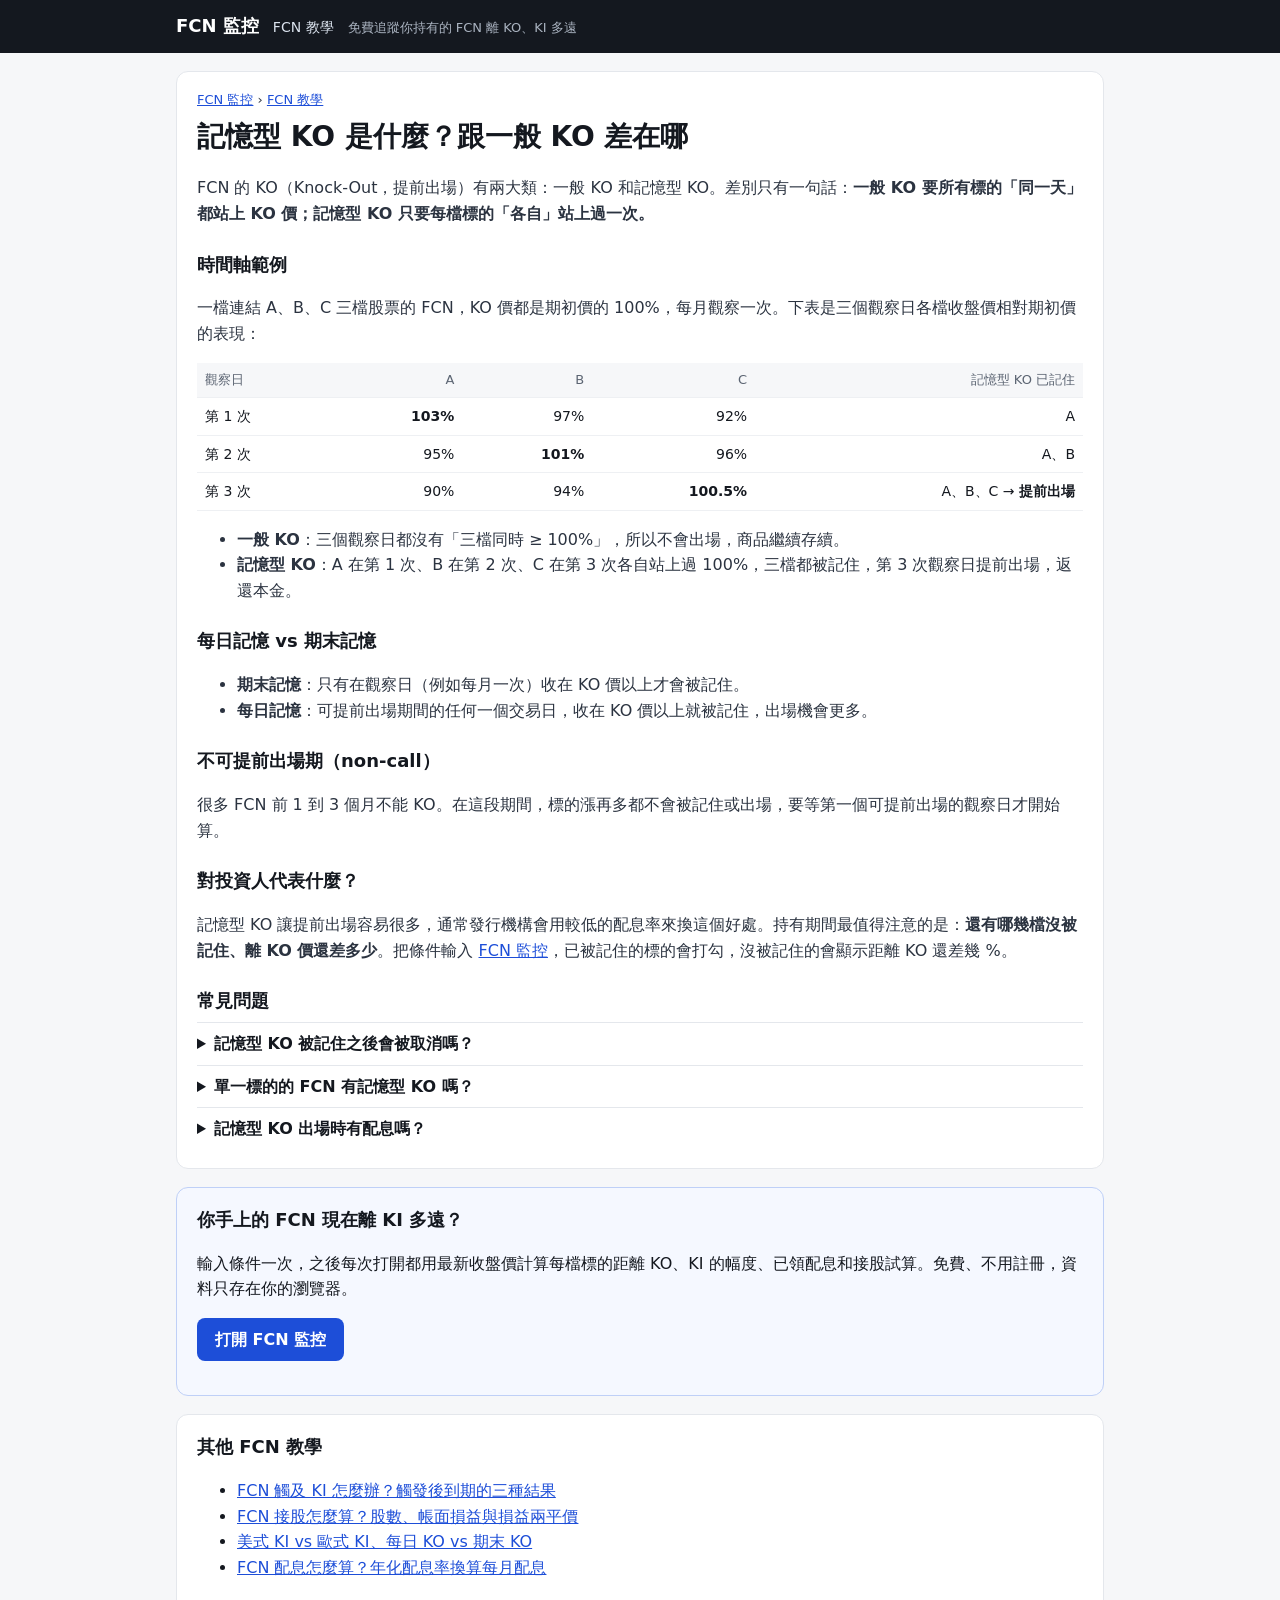
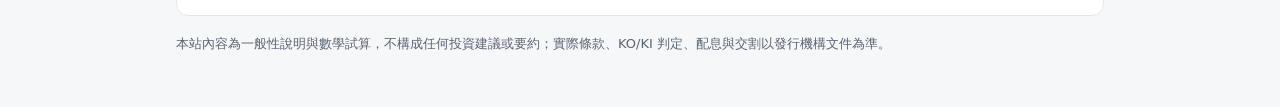
<file: learn/fcn-memory-ko/index.html>
<!doctype html>
<html lang="zh-Hant-TW">
<head>
<meta charset="utf-8">
<meta name="viewport" content="width=device-width, initial-scale=1">
<title>記憶型 KO 是什麼？跟一般 KO 差在哪（附時間軸範例）｜FCN 監控</title>
<meta name="description" content="FCN 的記憶型 KO（memory KO）讓每檔標的各自站上 KO 價一次就被記住，全部記住就提前出場。用三檔標的、三個觀察日的時間軸，看它和一般 KO 的差別。">
<link rel="canonical" href="https://marcuschen1029.github.io/fcn-watch/learn/fcn-memory-ko/">
<meta property="og:title" content="記憶型 KO 是什麼？跟一般 KO 差在哪（附時間軸範例）">
<meta property="og:description" content="FCN 的記憶型 KO（memory KO）讓每檔標的各自站上 KO 價一次就被記住，全部記住就提前出場。用三檔標的、三個觀察日的時間軸，看它和一般 KO 的差別。">
<meta property="og:type" content="article">
<link rel="stylesheet" href="../../styles.css">
<script type="application/ld+json">[{"@context": "https://schema.org", "@type": "Article", "headline": "記憶型 KO 是什麼？跟一般 KO 差在哪（附時間軸範例）", "description": "FCN 的記憶型 KO（memory KO）讓每檔標的各自站上 KO 價一次就被記住，全部記住就提前出場。用三檔標的、三個觀察日的時間軸，看它和一般 KO 的差別。", "inLanguage": "zh-TW", "dateModified": "2026-11-26", "mainEntityOfPage": "https://marcuschen1029.github.io/fcn-watch/learn/fcn-memory-ko/"}, {"@context": "https://schema.org", "@type": "FAQPage", "mainEntity": [{"@type": "Question", "name": "記憶型 KO 被記住之後會被取消嗎？", "acceptedAnswer": {"@type": "Answer", "text": "不會。標的一旦在有效的觀察日站上 KO 價就會被記住，之後即使跌回去也一樣。"}}, {"@type": "Question", "name": "單一標的的 FCN 有記憶型 KO 嗎？", "acceptedAnswer": {"@type": "Answer", "text": "記憶型只對多檔標的有意義；只有一檔時，它跟一般 KO 完全一樣。"}}, {"@type": "Question", "name": "記憶型 KO 出場時有配息嗎？", "acceptedAnswer": {"@type": "Answer", "text": "出場那一期的配息通常照付，再返還本金；各發行機構細節請以 termsheet 為準。"}}]}]</script>
</head>
<body>
<header class="top"><div class="wrap">
  <a class="brand" href="../../">FCN 監控</a>
  <a class="navlink" href="../../learn/">FCN 教學</a>
  <span class="tag">免費追蹤你持有的 FCN 離 KO、KI 多遠</span>
</div></header>
<main class="wrap">
<article class="panel prose article">
<p class="crumb"><a href="../../">FCN 監控</a> › <a href="../">FCN 教學</a></p>
<h1>記憶型 KO 是什麼？跟一般 KO 差在哪</h1>

<p>FCN 的 KO（Knock-Out，提前出場）有兩大類：一般 KO 和記憶型 KO。差別只有一句話：<b>一般 KO 要所有標的「同一天」都站上 KO 價；記憶型 KO 只要每檔標的「各自」站上過一次。</b></p>

<h2>時間軸範例</h2>
<p>一檔連結 A、B、C 三檔股票的 FCN，KO 價都是期初價的 100%，每月觀察一次。下表是三個觀察日各檔收盤價相對期初價的表現：</p>
<table class="calc">
<tr><th>觀察日</th><th>A</th><th>B</th><th>C</th><th>記憶型 KO 已記住</th></tr>
<tr><td>第 1 次</td><td><b>103%</b></td><td>97%</td><td>92%</td><td>A</td></tr>
<tr><td>第 2 次</td><td>95%</td><td><b>101%</b></td><td>96%</td><td>A、B</td></tr>
<tr><td>第 3 次</td><td>90%</td><td>94%</td><td><b>100.5%</b></td><td>A、B、C → <b>提前出場</b></td></tr>
</table>
<ul>
<li><b>一般 KO</b>：三個觀察日都沒有「三檔同時 ≥ 100%」，所以不會出場，商品繼續存續。</li>
<li><b>記憶型 KO</b>：A 在第 1 次、B 在第 2 次、C 在第 3 次各自站上過 100%，三檔都被記住，第 3 次觀察日提前出場，返還本金。</li>
</ul>

<h2>每日記憶 vs 期末記憶</h2>
<ul>
<li><b>期末記憶</b>：只有在觀察日（例如每月一次）收在 KO 價以上才會被記住。</li>
<li><b>每日記憶</b>：可提前出場期間的任何一個交易日，收在 KO 價以上就被記住，出場機會更多。</li>
</ul>

<h2>不可提前出場期（non-call）</h2>
<p>很多 FCN 前 1 到 3 個月不能 KO。在這段期間，標的漲再多都不會被記住或出場，要等第一個可提前出場的觀察日才開始算。</p>

<h2>對投資人代表什麼？</h2>
<p>記憶型 KO 讓提前出場容易很多，通常發行機構會用較低的配息率來換這個好處。持有期間最值得注意的是：<b>還有哪幾檔沒被記住、離 KO 價還差多少</b>。把條件輸入 <a href="../../">FCN 監控</a>，已被記住的標的會打勾，沒被記住的會顯示距離 KO 還差幾 %。</p>

<h2>常見問題</h2>
<details><summary>記憶型 KO 被記住之後會被取消嗎？</summary><p>不會。標的一旦在有效的觀察日站上 KO 價就會被記住，之後即使跌回去也一樣。</p></details><details><summary>單一標的的 FCN 有記憶型 KO 嗎？</summary><p>記憶型只對多檔標的有意義；只有一檔時，它跟一般 KO 完全一樣。</p></details><details><summary>記憶型 KO 出場時有配息嗎？</summary><p>出場那一期的配息通常照付，再返還本金；各發行機構細節請以 termsheet 為準。</p></details>
</article>
<aside class="panel cta"><h2>你手上的 FCN 現在離 KI 多遠？</h2>
<p>輸入條件一次，之後每次打開都用最新收盤價計算每檔標的距離 KO、KI 的幅度、已領配息和接股試算。免費、不用註冊，資料只存在你的瀏覽器。</p>
<p><a class="button primary" href="../../">打開 FCN 監控</a></p></aside>
<nav class="panel"><h2>其他 FCN 教學</h2><ul><li><a href="../fcn-ki/">FCN 觸及 KI 怎麼辦？觸發後到期的三種結果</a></li><li><a href="../fcn-jie-gu/">FCN 接股怎麼算？股數、帳面損益與損益兩平價</a></li><li><a href="../fcn-american-european-ki/">美式 KI vs 歐式 KI、每日 KO vs 期末 KO</a></li><li><a href="../fcn-coupon/">FCN 配息怎麼算？年化配息率換算每月配息</a></li></ul></nav>
</main>
<footer class="wrap foot"><p>本站內容為一般性說明與數學試算，不構成任何投資建議或要約；實際條款、KO/KI 判定、配息與交割以發行機構文件為準。</p></footer>
</body>
</html>
</file>
<file: styles.css>
:root {
  --ink: #14181f; --muted: #5b6472; --line: #e4e7ec; --bg: #f6f7f9; --card: #fff;
  --blue: #1d4ed8; --green: #047857; --red: #b91c1c; --amber: #fef3c7; --gray: #6b7280;
  font-family: "Noto Sans TC", "Microsoft JhengHei", "PingFang TC", system-ui, sans-serif;
  color: var(--ink); background: var(--bg);
}
* { box-sizing: border-box; }
body { margin: 0; line-height: 1.6; }
.wrap { max-width: 960px; margin: 0 auto; padding: 0 16px; }
a { color: var(--blue); }

.top { background: var(--ink); color: #fff; }
.top .wrap { display: flex; align-items: baseline; gap: 14px; padding-top: 12px; padding-bottom: 12px; flex-wrap: wrap; }
.brand { color: #fff; font-weight: 700; font-size: 18px; text-decoration: none; }
.tag { color: #aab3c0; font-size: 13px; }

.hero { padding: 28px 0 8px; }
.hero h1 { font-size: clamp(22px, 4vw, 30px); margin: 0 0 8px; letter-spacing: .01em; }
.hero p { color: var(--muted); margin: 0; max-width: 46em; }

.panel { background: var(--card); border: 1px solid var(--line); border-radius: 12px; padding: 18px 20px; margin: 18px 0; }
.panel h2 { font-size: 18px; margin: 0 0 12px; }
.hint { color: var(--muted); font-size: 14px; }

.grid { display: grid; grid-template-columns: repeat(4, 1fr); gap: 12px 14px; }
.grid label { display: flex; flex-direction: column; font-size: 13px; color: var(--muted); gap: 4px; min-width: 0; }
.grid .wide { grid-column: span 2; }
.grid small { font-size: 12px; }
input, select, button { font: inherit; font-size: 15px; }
input, select { border: 1px solid #cfd5de; border-radius: 8px; padding: 8px 10px; color: var(--ink); background: #fff; min-width: 0; }
input:focus, select:focus { outline: 2px solid #93b4f5; border-color: var(--blue); }
button { border: 1px solid #cfd5de; background: #fff; border-radius: 8px; padding: 8px 16px; cursor: pointer; }
button.primary { background: var(--blue); border-color: var(--blue); color: #fff; font-weight: 600; }
button.ghost { border-color: transparent; color: var(--blue); }
.actions { display: flex; gap: 10px; flex-wrap: wrap; margin-top: 6px; }
.row { display: flex; gap: 10px; flex-wrap: wrap; }
.row input { flex: 1 1 240px; }
.err { color: var(--red); min-height: 1.2em; margin: 8px 0 0; font-size: 14px; }

.note { background: var(--card); border: 1px solid var(--line); border-radius: 12px; padding: 16px 18px; margin: 14px 0; }
.note header { display: flex; justify-content: space-between; align-items: center; gap: 10px; flex-wrap: wrap; }
.note h3 { margin: 0; font-size: 17px; }
.badge { color: #fff; padding: 2px 10px; border-radius: 99px; font-size: 13px; white-space: nowrap; }
.badge.alive { background: var(--blue); } .badge.knocked_out { background: var(--green); } .badge.matured { background: var(--gray); }
.meta { color: var(--muted); font-size: 13px; margin: 4px 0 8px; }
.kpis { display: flex; flex-wrap: wrap; gap: 6px 18px; margin: 6px 0 10px; font-size: 14px; }
.kpis b { font-variant-numeric: tabular-nums; }
.ki-hit { color: var(--red); font-weight: 700; }
.alert { background: var(--amber); border-radius: 8px; padding: 8px 12px; font-size: 14px; margin: 0 0 10px; }

.tbl { width: 100%; overflow-x: auto; }
table { border-collapse: collapse; width: 100%; font-size: 14px; font-variant-numeric: tabular-nums; }
th, td { padding: 7px 8px; border-bottom: 1px solid #eef0f3; text-align: right; white-space: nowrap; }
th:first-child, td:first-child { text-align: left; }
th { color: var(--muted); font-weight: 500; font-size: 13px; }
.pos { color: var(--green); } .neg { color: var(--red); } .warn { background: var(--amber); }

.bar { position: relative; height: 8px; background: #eef0f3; border-radius: 99px; min-width: 120px; }
.bar i { position: absolute; top: -3px; width: 2px; height: 14px; background: var(--ink); }
.bar .ki { position: absolute; left: 0; top: 0; bottom: 0; background: #fecaca; border-radius: 99px 0 0 99px; }
.bar .ko { position: absolute; right: 0; top: 0; bottom: 0; background: #bbf7d0; border-radius: 0 99px 99px 0; }

.note details { margin-top: 8px; font-size: 14px; }
.note ul { margin: 6px 0 0; padding-left: 18px; }
.note .tools { display: flex; gap: 6px; }
.note .tools button { font-size: 13px; padding: 4px 10px; }

.prose h3 { font-size: 16px; margin: 18px 0 4px; }
.prose p, .prose li { color: #2b3340; }
.prose details { border-top: 1px solid var(--line); padding: 8px 0; }
.prose summary { cursor: pointer; font-weight: 600; }
.foot { color: var(--muted); font-size: 13px; padding-bottom: 40px; }
.empty { color: var(--muted); text-align: center; padding: 14px; }

@media (max-width: 720px) {
  .grid { grid-template-columns: 1fr 1fr; }
  .grid .wide { grid-column: span 2; }
}

/* learn pages */
.navlink { color: #dbe3ee; font-size: 14px; text-decoration: none; }
.navlink:hover { text-decoration: underline; }
.article h1 { font-size: clamp(22px, 4vw, 28px); margin: 4px 0 14px; }
.article h2 { font-size: 18px; margin: 24px 0 6px; }
.crumb { font-size: 13px; color: var(--muted); margin: 0; }
.calc { margin: 10px 0 14px; }
.calc th { background: #f6f7f9; }
.cta { border-color: #bfd0f7; background: #f5f8ff; }
a.button { display: inline-block; padding: 9px 18px; border-radius: 8px; text-decoration: none; }
a.button.primary { background: var(--blue); color: #fff; font-weight: 600; }
.toc { list-style: none; padding: 0; margin: 0; }
.toc li { padding: 10px 0; border-bottom: 1px solid var(--line); }
.toc li:last-child { border-bottom: 0; }
</file>
